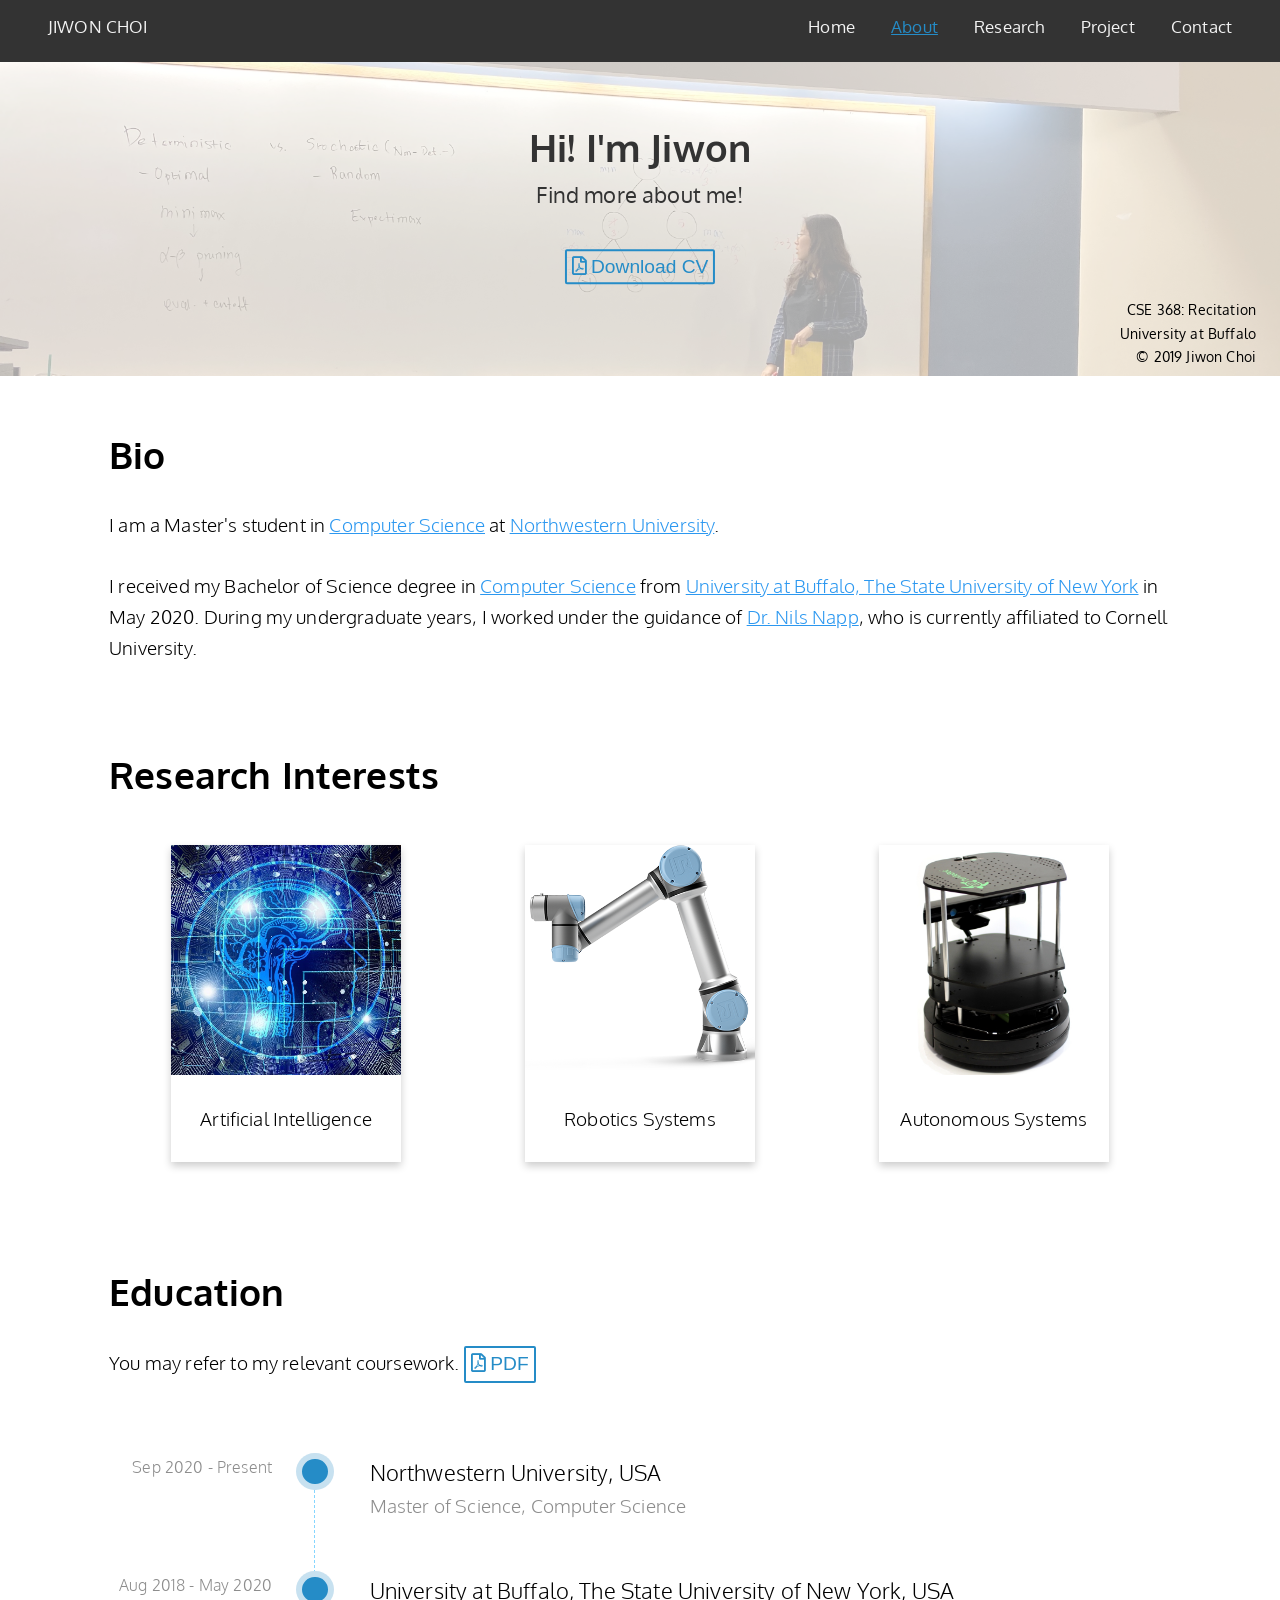
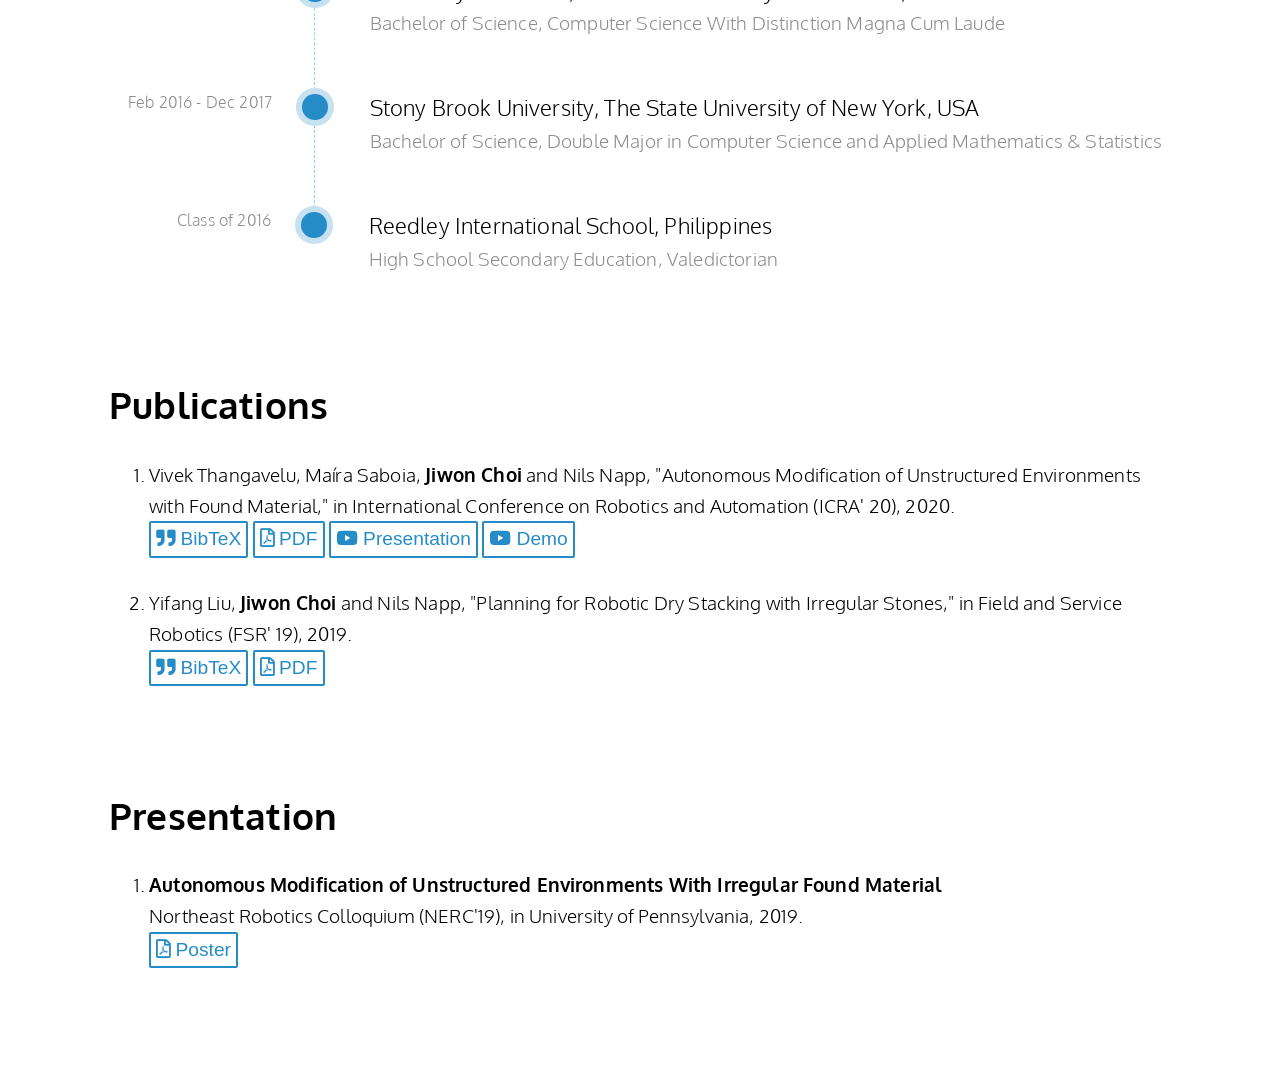
<file: pages/about.html>
<!DOCTYPE HTML>
<html>

<head>
    <title>Jiwon Choi</title>
    <meta name="viewport" content="width=device-width, initial-scale=1" />
    <link rel="stylesheet" href="../style.css" />
    <!-- fonts -->
    <link href="https://fonts.googleapis.com/css?family=Montserrat:100, 200, 300, 400, 500, 600, 700" rel="stylesheet" />
    <link href="https://fonts.googleapis.com/css?family=Roboto:100,700" rel="stylesheet" />
    <link href="https://fonts.googleapis.com/css?family=Oxygen:300, 500, 700" rel="stylesheet" />
    <!-- icon pack -->
    <link rel="stylesheet" href="https://use.fontawesome.com/releases/v5.1.0/css/all.css" integrity="sha384-lKuwvrZot6UHsBSfcMvOkWwlCMgc0TaWr+30HWe3a4ltaBwTZhyTEggF5tJv8tbt" crossorigin="anonymous">
</head>

<body>
    <!-- top navigation bar -->
    <div class="topnav">
        <a>JIWON CHOI</a>
        <div class="topnav-right" aria-labelledby="Main Menu Label">
            <ul>
                <li><a href="../index.html">Home</a></li>
                <li><a href="../pages/about.html" aria-current="page">About</a></li>
                <li><a href="../pages/research.html">Research</a></li>
                <li><a href="../pages/project.html">Project</a></li>
                <li><a href="../pages/contact.html">Contact</a></li>
            </ul>
        </div>
    </div>

    <main>
        <!-- background image under the navigation bar -->
        <div class="img-container">
            <div class="about-img" role="Decorative" aria-labelledby="Picture of Jiwon at The University at Buffalo"></div>
            <div class="centered_text_over_img" aria-labelledby="Brief About Me Section">
                <div class=".centered_text_over_img name"><b>Hi! I'm Jiwon</b></div> Find more about me!<br>
                <br><button class="button-cv" onclick="javascript:window.open('../assets/files/JiwonChoi_CV.pdf')"><i class="far fa-file-pdf"></i> Download CV</button></div>
            <div class="bottom-right_text_over_img">CSE 368: Recitation<br>University at Buffalo<br>&copy; 2019 Jiwon Choi</div>
        </div>
    </main>

    <!-- section for brief bio -->
    <div class="container" aria-labelledby="Section for Bio">
        <h1>Bio</h1>
        <p>I am a Master's student in <a href=https://www.mccormick.northwestern.edu/computer-science/ target="_blank" rel="noopener noreferrer">
            Computer Science</a> at <a href="http://www.northwestern.edu/" target="_blank" rel="noopener noreferrer">Northwestern University</a>.
            <br> <br> I received my Bachelor of Science degree in <a href=https://engineering.buffalo.edu/computer-science-engineering.html target="_blank" rel="noopener noreferrer">Computer Science</a> from
            <a href="http://www.buffalo.edu/" target="_blank" rel="noopener noreferrer">University at Buffalo, The State University of New York</a> in May 2020. During my undergraduate years, I worked under the guidance of
            <a href=https://www.ece.cornell.edu/faculty-directory/nils-napp target="_blank" rel="noopener noreferrer"> Dr. Nils Napp</a>, who is currently affiliated to Cornell University.
        </p>
    </div>

    <!-- section for research interests -->
    <div class="container" aria-labelledby="Section for Research Interests">
        <h1>Research Interests</h1>
        <div class="row-interest" aria-labelledby="First Row of Research Interests">
            <div class="column-interest">
                <div class="card-interest" aria-labelledby="First Research Interests">
                    <img src="../assets/img/ai.jpg" alt="Artificial Intelligence" class="card-interest-img">
                    <div class="container-card-interest">
                        <p>Artificial Intelligence</p>
                    </div>
                </div>
            </div>
            <div class="column-interest">
                <div class="card-interest" aria-labelledby="Second Research Interests">
                    <img src="../assets/img/ur5.png" alt="Robot-UR5" class="card-interest-img">
                    <div class="container-card-interest">
                        <p>Robotics Systems</p>
                    </div>
                </div>
            </div>
            <div class="column-interest">
                <div class="card-interest" aria-labelledby="Third Research Interests">
                    <img src="../assets/img/turtlebot2.jpg" alt="Robot-UR5" class="card-interest-img">
                    <div class="container-card-interest">
                        <p>Autonomous Systems</p>
                    </div>
                </div>
            </div>
        </div>
    </div>

    <!-- section for list of educations associated with in-text urls -->
    <div class="container" aria-labelledby="Section for Education"><br>
        <h1>Education</h1>
        <p>You may refer to my relevant coursework. <button class="button-icon" onclick="javascript:window.open('../assets/files/Relevant_Coursework.pdf')">
            <i class="far fa-file-pdf"></i> PDF</button>
            <div class="history-tl-container">
                <ul class="tl">
                    <li class="tl-item" ng-repeat="item in retailer_history">
                        <div class="timestamp" aria-labelledby="Section for Time Duration">
                            Sep 2020 - Present
                        </div>
                        <div class="item-title" aria-labelledby="Section for Institution">
                            <a href="http://www.northwestern.edu/" target="_blank" rel="noopener noreferrer">
                            Northwestern University, USA</a></div>
                        <div class="item-detail" aria-labelledby="Section for Education Details">Master of Science, Computer Science</div>
                    </li>
                    <li class="tl-item" ng-repeat="item in retailer_history">
                        <div class="timestamp" aria-labelledby="Section for Time Duration">
                            Aug 2018 - May 2020
                        </div>
                        <div class="item-title" aria-labelledby="Section for Institution">
                            <a href="http://www.buffalo.edu/" target="_blank" rel="noopener noreferrer">
                        University at Buffalo, The State University of New York, USA</a></div>
                        <div class="item-detail" aria-labelledby="Section for Education Details">Bachelor of Science, Computer Science With Distinction Magna Cum Laude</div>
                    </li>
                    <li class="tl-item" ng-repeat="item in retailer_history">
                        <div class="timestamp" aria-labelledby="Section for Time Duration">
                            Feb 2016 - Dec 2017
                        </div>
                        <div class="item-title" aria-labelledby="Section for Institution">
                            <a href="http://www.stonybrook.edu/" target="_blank" rel="noopener noreferrer">
                            Stony Brook University, The State University of New York, USA</a></div>
                        <div class="item-detail" aria-labelledby="Section for Education Details">Bachelor of Science, Double Major in Computer Science and Applied Mathematics & Statistics</div>
                    </li>
                    <li class="tl-item" ng-repeat="item in retailer_history">
                        <div class="timestamp" aria-labelledby="Section for Time Duration">
                            Class of 2016
                        </div>
                        <div class="item-title" aria-labelledby="Section for Institution">
                            <a href="https://reedleyschool.edu.ph" target="_blank" rel="noopener noreferrer">
                            Reedley International School, Philippines</a></div>
                        <div class="item-detail" aria-labelledby="Section for Education Details">High School Secondary Education, Valedictorian</div>
                    </li>
                </ul>
            </div>
    </div>

    <!-- list of publications with paper, bibtex, and demo -->
    <div class="container" aria-labelledby="Section for List of Publications">
        <h1>Publications</h1>
        <ol class="ol-about">
            <li>Vivek Thangavelu, Ma&iacute;ra Saboia, <strong>Jiwon Choi</strong> and Nils Napp, "Autonomous Modification of Unstructured Environments with Found Material," in International Conference on Robotics and Automation (ICRA' 20), 2020. <br>
                <button class="button-icon" onclick="javascript:window.open('../assets/files/thangavelu_et_all.txt')"><span class="fas fa-quote-right"></span> BibTeX</button>
                <button class="button-icon" onclick="javascript:window.open('../assets/files/ICRA2020.pdf')"><span class="far fa-file-pdf"></span> PDF</button>
                <button class="button-icon" onclick="javascript:window.open('https://youtu.be/c-HROJBzmKU?list=PLf5ketaUezFSotXw1ZNR46ZEJKxl63-mK','_blank')" target="_blank"><span class="fab fa-youtube"></span> Presentation</button>
                <button class="button-icon" onclick="javascript:window.open('https://youtu.be/-gj1E9dZ6Cs?list=PLf5ketaUezFSotXw1ZNR46ZEJKxl63-mK','_blank')" target="_blank"><span class="fab fa-youtube"></span> Demo</button>

            </li>
            <br>
            <li>Yifang Liu, <strong>Jiwon Choi</strong> and Nils Napp, "Planning for Robotic Dry Stacking with Irregular Stones," in Field and Service Robotics (FSR' 19), 2019.
                <br><button class="button-icon" onclick="javascript:window.open('../assets/files/liu_et_all.txt')"><span class="fas fa-quote-right"></span> BibTeX</button>
                <button class="button-icon" onclick="javascript:window.open('../assets/files/FSR2019.pdf')"><span class="far fa-file-pdf"></span> PDF</button>
            </li>
        </ol>
    </div>

    <!-- list of presentation with the postser -->
    <div class="container" aria-labelledby="Section for Presentation"><br>
        <h1>Presentation</h1>
        <ol class="ol-about">
            <li><strong>Autonomous Modification of Unstructured Environments With Irregular Found Material</strong><br>
                <span>Northeast Robotics Colloquium (NERC'19), in University of Pennsylvania, 2019.</span>
                <br><button class="button-icon" onclick="javascript:window.open('../assets/files/nerc-2019.pdf')"><span class="far fa-file-pdf"></span> Poster</button>
            </li>
        </ol>
    </div>


</body>

</html>
</file>
<file: style.css>
/* Shared styles all over the pages */

body {
    font-family: "Oxygen", "Sans-Serif";
    letter-spacing: 0.01em;
    line-height: 1.6;
    padding-bottom: 5.0vw;
}

* {
    box-sizing: border-box;
}

main {
    /* section for background img below navbar */
    margin-top: 2.0vw;
}

a {
    /* color the url */
    color: #2c98f0;
    -webkit-transition: 0.5s;
    -o-transition: 0.5s;
    transition: 0.5s;
}

a:hover {
    /* url hover action */
    text-decoration: underline;
}

a:active,
a:focus {
    /* color the url */
    color: #2c98f0;
    outline: none;
    text-decoration: none !important;
}

.topnav {
    /* The navbar */
    overflow: hidden;
    background-color: #333;
    position: fixed;
    top: 0px;
    left: 0px;
    right: 0px;
    padding-left: 2em;
    padding-right: 2em;
    z-index: 999;
}

.topnav a {
    /* nav bar highlighting (linked items)*/
    pointer-events: none;
    float: left;
    color: #f2f2f2;
    text-align: center;
    padding: 14px 16px;
    text-decoration: none;
    font-size: 1.3vw;
}

.topnav a:hover {
    /* navbar item mouse hover style */
    font-size: bold;
    transform: scale(1.2);
}

.topnav [aria-current=page] {
    /* nav bar current page highlight */
    color: #258CC7;
    font-size: bold;
    text-decoration: underline;
}

.topnav-right {
    /* menu items align to right side */
    float: right;
}

.topnav ul {
    /* navbar list setting */
    list-style: none;
    padding: 0;
    margin: 0;
    display: inline-block;
}

.topnav li {
    /* navbar list item setting */
    display: inline-block;
}

.topnav-right a {
    /* navbar right side unlink url */
    pointer-events: unset;
    float: left;
    color: #f2f2f2;
    text-align: center;
    padding: 14px 16px;
    text-decoration: none;
    font-size: 1.3vw;
}

.img-container {
    /* Position the navbar container inside the image */
    position: relative;
    text-align: center;
}

.centered_text_over_img .name {
    /* text over the img located below the navbar */
    font-size: 3.0vw;
}

.centered_text_over_img a {
    /* url over the img located below the navbar */
    color: #4E2A84;
}

.centered_text_over_img {
    /* text centered over the image */
    /* reference: https://www.w3schools.com/howto/howto_css_image_text.asp */
    /* absolute positioning direcly taken from the reference */
    position: absolute;
    top: 50%;
    left: 50%;
    transform: translate(-50%, -50%);
    font-size: 1.7vw;
    color: #333;
}

.bottom-right_text_over_img {
    /* Bottom right text over the image*/
    /* reference: https://www.w3schools.com/howto/howto_css_image_text.asp */
    /* absolute positioning direcly taken from the reference */
    position: absolute;
    bottom: 8px;
    right: 16px;
    font-size: 0.9rem;
    text-align: right;
}

.container {
    /* body content container */
    margin-top: 4%;
    margin-bottom: 4%;
    margin-left: 8%;
    margin-right: 8%;
    font-family: "Oxygen", "Sans-Serif";
    font-weight: 300;
    color: #000;
}

.container h1 {
    /* body content header style */
    font-size: 2.3rem;
}

.container p {
    /* body content paragraph style */
    font-size: 1.2rem;
    padding-bottom: 3%;
}

.container ul li {
    /* body content list item style */
    font-size: 1.2em;
}


/* Home page styles */

.bg-img {
    /* The image used */
    background-image: url("assets/img/ub.jpeg");
    min-height: 350px;
    /* Center and scale the image nicely */
    background-position: center;
    background-repeat: no-repeat;
    background-size: cover;
    /* full width setting */
    left: 50%;
    margin-left: -50vw;
    margin-right: -50vw;
    max-width: 100vw;
    position: relative;
    right: 50%;
    width: 100vw;
    /* opacity */
    opacity: 0.35;
}

.project-card {
    /* featured work card setting */
    margin: auto;
    box-shadow: 0 4px 8px 0 rgba(0, 0, 0, 0.3);
    border-radius: 10px;
    transition: 0.3s;
    width: 90%;
    height: auto;
    display: block;
    margin-left: auto;
    margin-right: auto;
    margin-bottom: 4%;
}

.project-card p {
    /* featured work card paragraph setting */
    font-size: 1.3vw;
}

.project-card a {
    /* featured work card paragraph setting */
    color: #000;
    text-decoration: none;
}

.project-card:hover {
    /* featured work mouse hover enlarge card */
    cursor: pointer;
    box-shadow: 0 8px 16px 0 rgba(0, 0, 0, 0.5);
    transform: scale(1.03);
}

.card-container {
    /* card inward items (text, img) padding settings */
    padding: 0px 16px;
}

.column {
    /* Create two columns that floats next to each other */
    float: left;
}

.left {
    /* text: 40% */
    width: 40%;
}

.right {
    /* image:  60% */
    width: 60%;
}

.row:after {
    /* Clear floats after the columns */
    content: "";
    display: table;
    clear: both;
}

.column .card-img {
    /* card image setting */
    min-height: auto;
    width: 100%;
    background-repeat: no-repeat;
    background-size: cover;
    border-radius: 0px 10px 10px 0px;
}


/* About Me page styles */

.about-img {
    /* background image for about me page */
    background-image: url("assets/img/ta.jpeg");
    min-height: 350px;
    /* Center and scale the image nicely */
    background-position: center;
    background-repeat: no-repeat;
    background-size: cover;
    /* full width setting */
    left: 50%;
    margin-left: -50vw;
    margin-right: -50vw;
    max-width: 100vw;
    position: relative;
    right: 50%;
    width: 100vw;
    /* opacity */
    opacity: 0.35;
}

.container-card-interest {
    /* research interest card container */
    padding: 2px 16px;
    text-align: center;
}

.card-interest {
    /* research interest card settings */
    box-shadow: 0 4px 8px 0 rgba(0, 0, 0, 0.2);
    transition: 0.3s;
    width: 65%;
    display: block;
    margin-left: auto;
    margin-right: auto
}

.card-interest-img {
    /* research interest image settings */
    min-height: auto;
    width: 100%;
    background-repeat: no-repeat;
    background-size: cover;
}

.column-interest {
    /* research interest section 3 items */
    /* Create three equal columns that floats next to each other */
    float: left;
    width: 33.33%;
}

.row-interest {
    /* give padding for research interest row */
    padding-top: 1.5%;
}

.row-interest:after {
    /* Clear floats after the research interest columns */
    content: "";
    display: table;
    clear: both;
}


/* Reference (list for education): https://codepen.io/pranjal-goswami/pen/RNdpOP */

.history-tl-container {
    margin: auto;
    display: block;
    position: relative;
    width: 100%;
}

.history-tl-container ul.tl {
    margin: 2% 0;
    margin-bottom: 0;
    padding: 0;
    display: inline-block;
    width: 100%;
}

.history-tl-container ul.tl li {
    list-style: none;
    margin: auto;
    margin-left: 16vw;
    min-height: 50%;
    border-left: 1px dashed #86D6FF;
    padding: 0 0 4vw 3vw;
    position: relative;
}

.history-tl-container ul.tl li:last-child {
    border-left: 0;
}

.history-tl-container ul.tl li::before {
    /* absolute taken from the code from codepen */
    position: absolute;
    left: -2.2%;
    top: -2px;
    content: " ";
    border: 0.5vw solid rgba(255, 255, 255, 0.74);
    border-radius: 50%;
    background: #258CC7;
    height: 2vw;
    width: 2vw;
    transition: all 500ms ease-in-out;
}

.history-tl-container ul.tl li:hover::before {
    border-color: #258CC7;
    transition: all 1000ms ease-in-out;
}

ul.tl li .item-title {
    padding-left: 2%;
    font-size: 1.4rem;
}

ul.tl li .item-title a {
    color: black;
    text-decoration: none;
}

ul.tl li .item-title a:hover {
    text-decoration: underline;
    color: #2c98f0;
}

ul.tl li .item-detail {
    padding-left: 2%;
    color: #8d8d8d;
    font-size: 1.2rem;
}

ul.tl li .timestamp {
    /* absolute taken from the code from codepen */
    position: absolute;
    color: #8D8D8D;
    width: 30%;
    left: -35%;
    text-align: right;
    font-size: 1.0rem;
}


/* End of: https://codepen.io/pranjal-goswami/pen/RNdpOP */

.button-cv {
    /* button for cv settings */
    background-color: transparent;
    color: #258CC7;
    border: 2px solid #258CC7;
    border-radius: 2px;
    cursor: pointer;
    font-size: 1.2rem;
    padding: 2% 2%;
}

.button-cv:hover {
    /* button for cv over the image hover alter */
    background-color: #258CC7;
    color: white;
}

.button-icon {
    /* button with icon settings */
    background-color: transparent;
    color: #258CC7;
    border: 2px solid #258CC7;
    border-radius: 2px;
    cursor: pointer;
    font-size: 1.2rem;
    padding: 0.5% 0.5%;
}

.button-icon:hover {
    /* button with icon hover color alter */
    background-color: #258CC7;
    color: white;
}

.ol-about {
    /* list for publications and presentation items */
    font-size: 1.2rem;
}


/* Contact page styles */

.contact-img {
    /* background image for contact page */
    background-image: url("assets/img/seoul.jpeg");
    min-height: 350px;
    /* Center and scale the image nicely */
    background-position: center;
    background-repeat: no-repeat;
    background-size: cover;
    /* full width setting */
    left: 50%;
    margin-left: -50vw;
    margin-right: -50vw;
    max-width: 100vw;
    position: relative;
    right: 50%;
    width: 100vw;
    /* opacity */
    opacity: 0.35;
}

.container-contact {
    /* paragraph settings */
    margin-top: 4%;
    margin-bottom: 4%;
    margin-left: 8%;
    margin-right: 8%;
    font-family: "Oxygen", "Sans-Serif";
    font-weight: 300;
    color: #000;
}

.container-contact p {
    /* contact icons container */
    font-size: 1.2rem;
}

.container-button-contact {
    /* give button padding and make them center aligned */
    padding: 2px 16px;
    text-align: center;
}

.big-icon {
    /* enlarge contact icons */
    color: #2c98f0;
    font-size: 10vw;
    padding-left: 2%;
    padding-right: 2%;
}

.googleCalendar {
    /* google calendar settings */
    margin-top: 3%;
}

.googleCalendar iframe {
    /* iframe for google calendar settings */
    display: block;
    margin-left: auto;
    margin-right: auto;
    top: 0;
    left: 0;
    width: 60vw;
    height: 40vw;
}


/* Research Page Styles */

.research-img {
    /* background image for research page */
    background-image: url("assets/img/davis337.jpeg");
    min-height: 350px;
    /* Center and scale the image nicely */
    background-position: center;
    background-repeat: no-repeat;
    background-size: cover;
    /* full width setting */
    left: 50%;
    margin-left: -50vw;
    margin-right: -50vw;
    max-width: 100vw;
    position: relative;
    right: 50%;
    width: 100vw;
    /* opacity */
    opacity: 0.35;
}

.collapsible {
    /* collapsible menu settings */
    background-color: #777;
    color: white;
    cursor: pointer;
    padding: 1.3vw;
    width: 100%;
    border: none;
    text-align: left;
    outline: none;
    font-size: 1.2rem;
    border-radius: 0.3vw;
    margin-top: 1.0%;
}

.active,
.collapsible:hover {
    /* collapsible menu/title item hover action */
    background-color: #555;
}

.collapsible:after {
    content: '\002B';
    color: white;
    font-weight: bold;
    float: right;
    margin-left: 5vw;
}

.active:after {
    content: "\2212";
}

.collapsible-content {
    padding: 0 1.8vw;
    max-height: 0;
    overflow: hidden;
    transition: max-height 0.2s ease-out;
    background-color: #f1f1f1;
    border-radius: 0.3vw;
}

.collapsible-content img {
    /* img in collapsible body part */
    padding: 2%;
    display: block;
    margin-left: auto;
    margin-right: auto;
    width: 55%;
}

.collapsible-content figcaption {
    /* make the img caption into centered */
    text-align: center;
}

.collapsible-content iframe {
    /* iframe for youtube inside the collapsible content */
    margin: 2%;
    display: block;
    margin-left: auto;
    margin-right: auto;
    width: 40vw;
    height: 30vw;
}

.wrapper-plot {
    /* plot wrapper */
    margin: 2vw auto;
    width: 50%;
    height: 50%;
}

#pagemark {
    /* anchor purpose null style */
}


/* project page styles */

.project-img {
    /* background image for project page */
    background-image: url("assets/img/peace-bridge.jpeg");
    min-height: 350px;
    /* Center and scale the image nicely */
    background-position: center;
    background-repeat: no-repeat;
    background-size: cover;
    /* full width setting */
    left: 50%;
    margin-left: -50vw;
    margin-right: -50vw;
    max-width: 100vw;
    position: relative;
    right: 50%;
    width: 100vw;
    /* opacity */
    opacity: 0.35;
}

.ul-project {
    /* list for publications and presentation items */
    font-size: 1.2rem;
}
</file>
